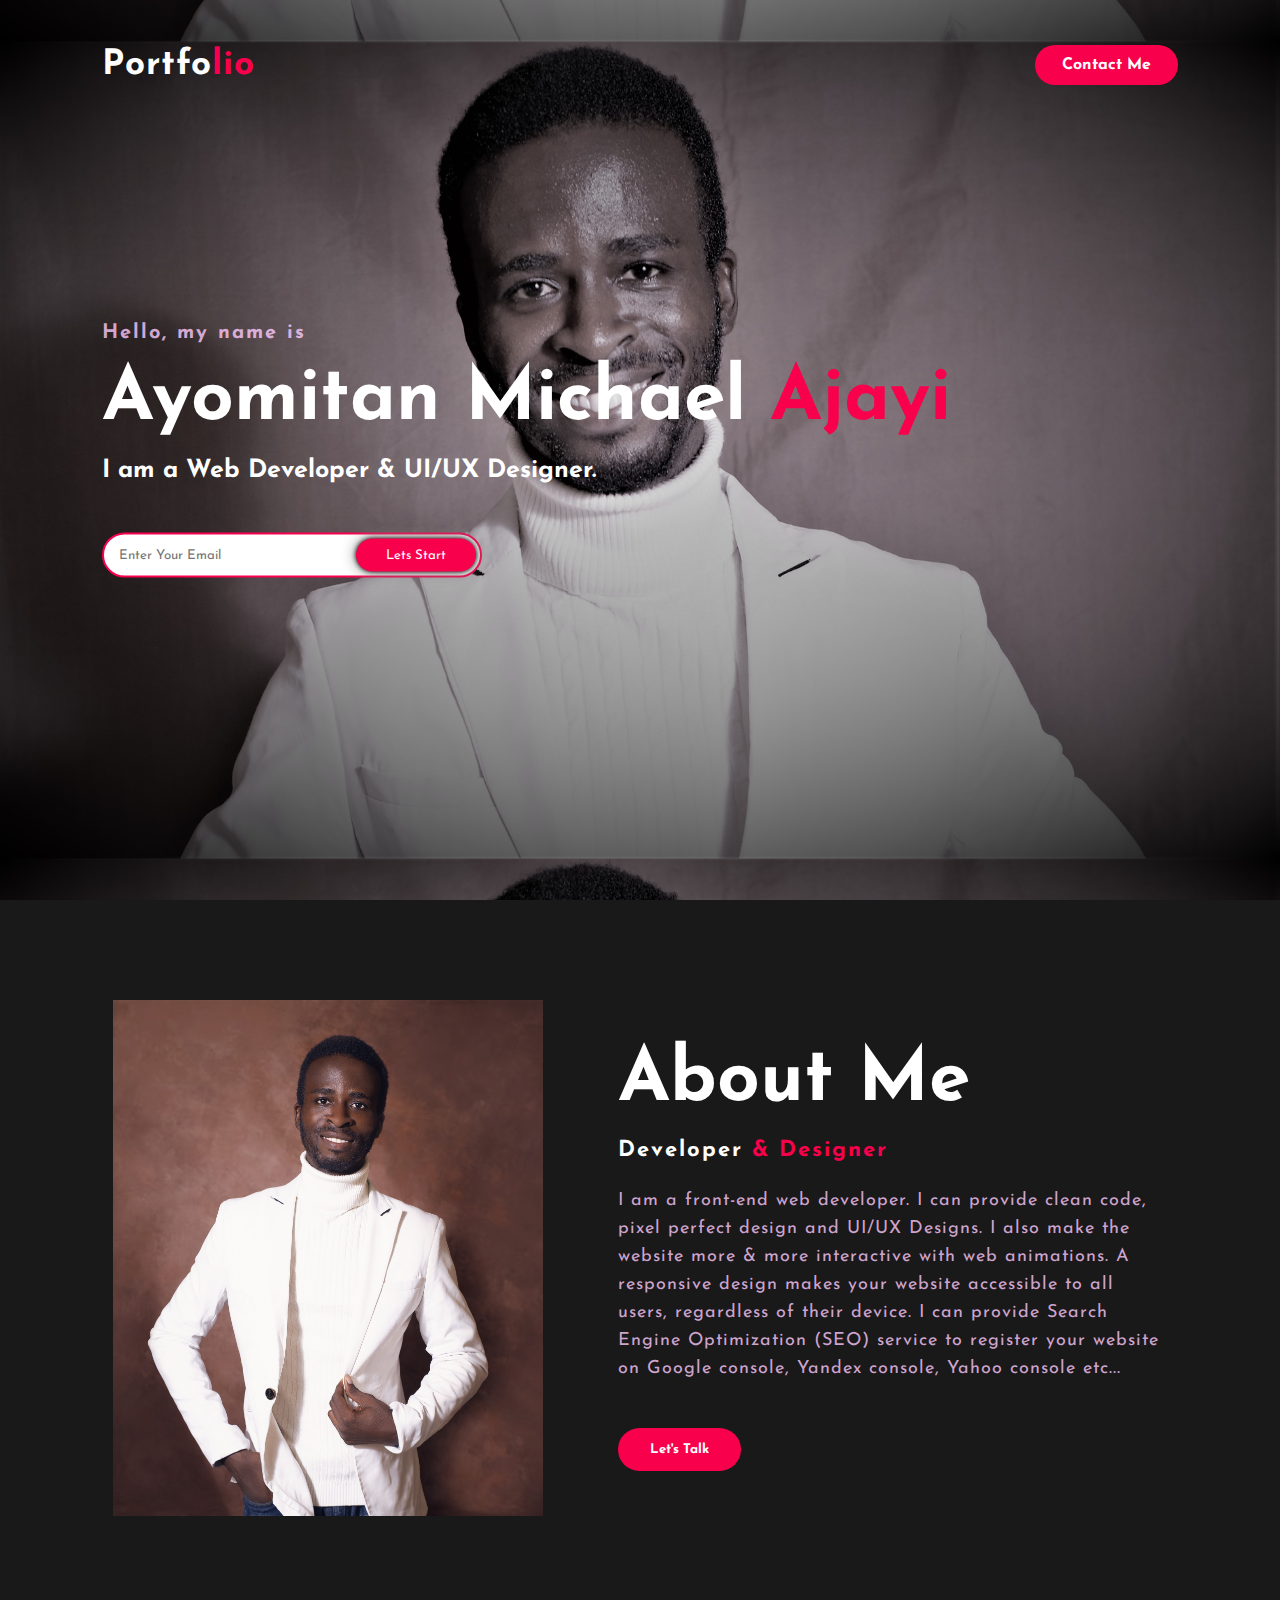
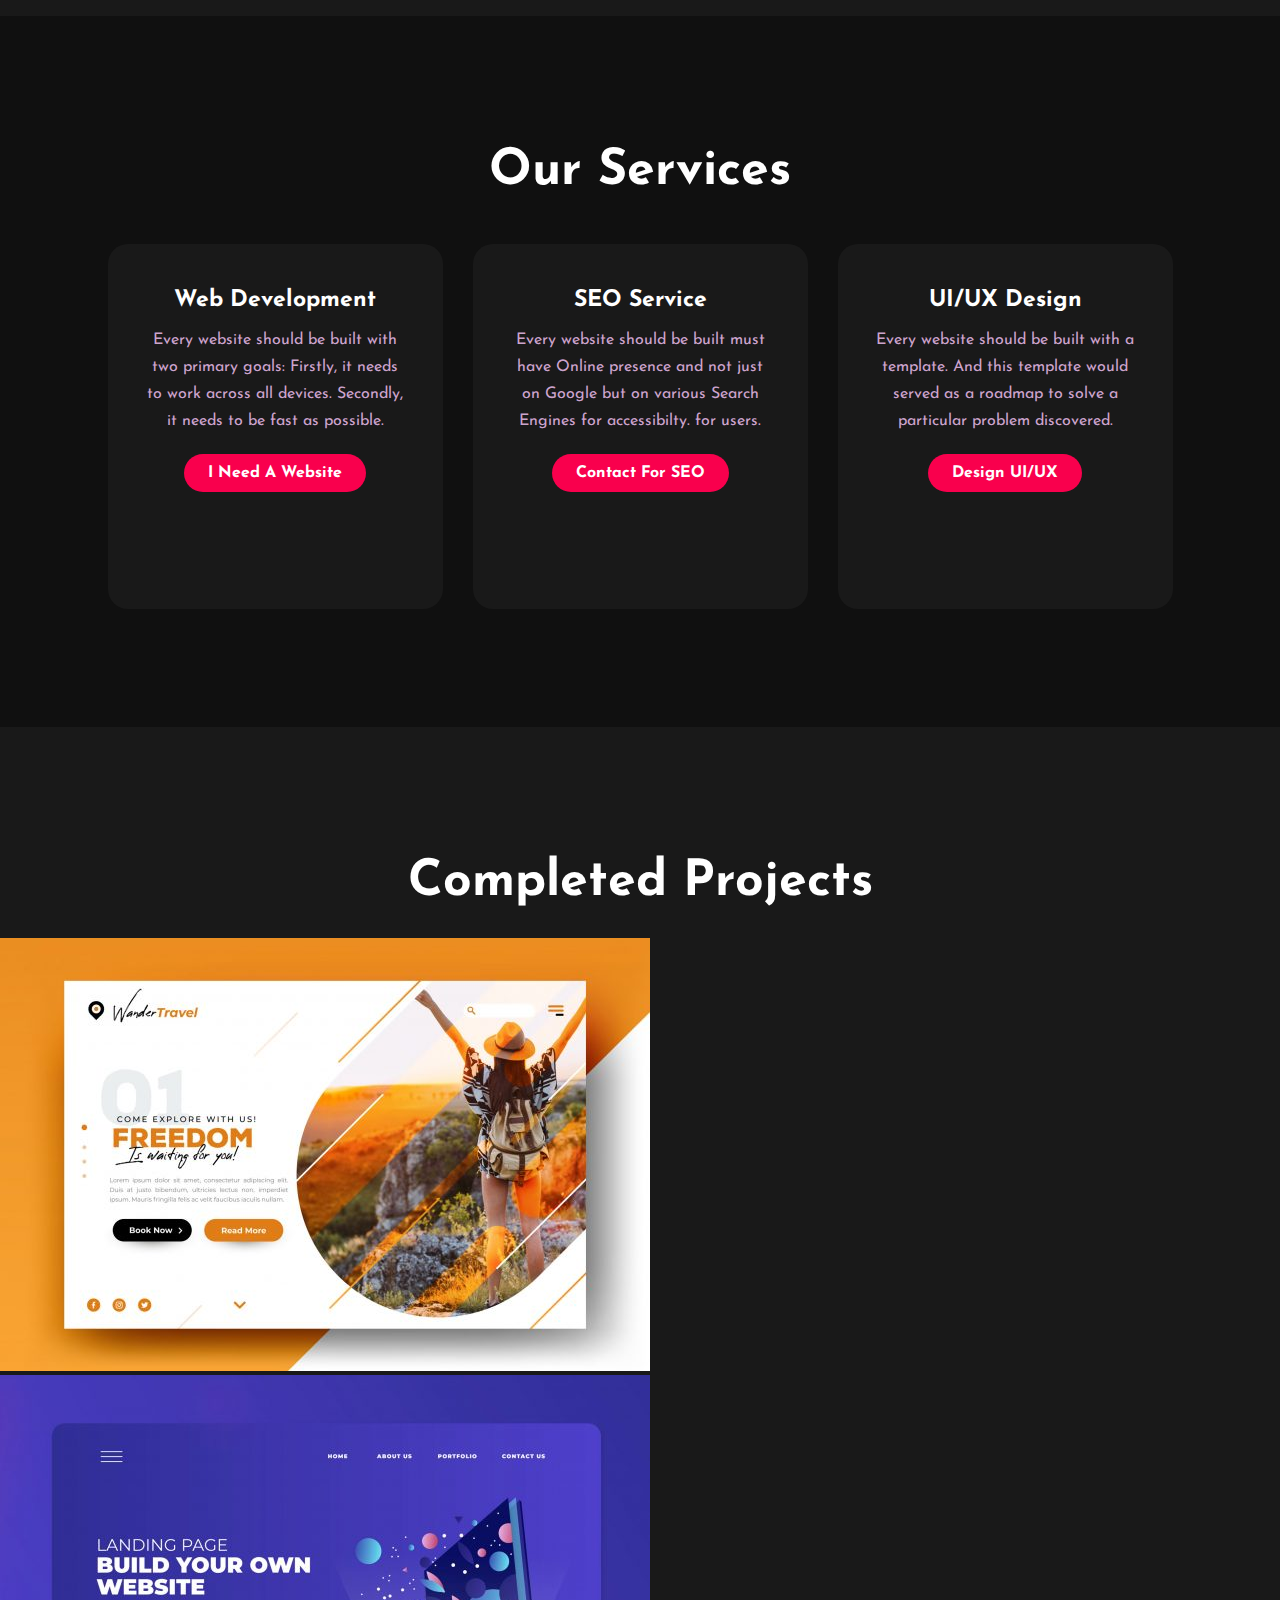
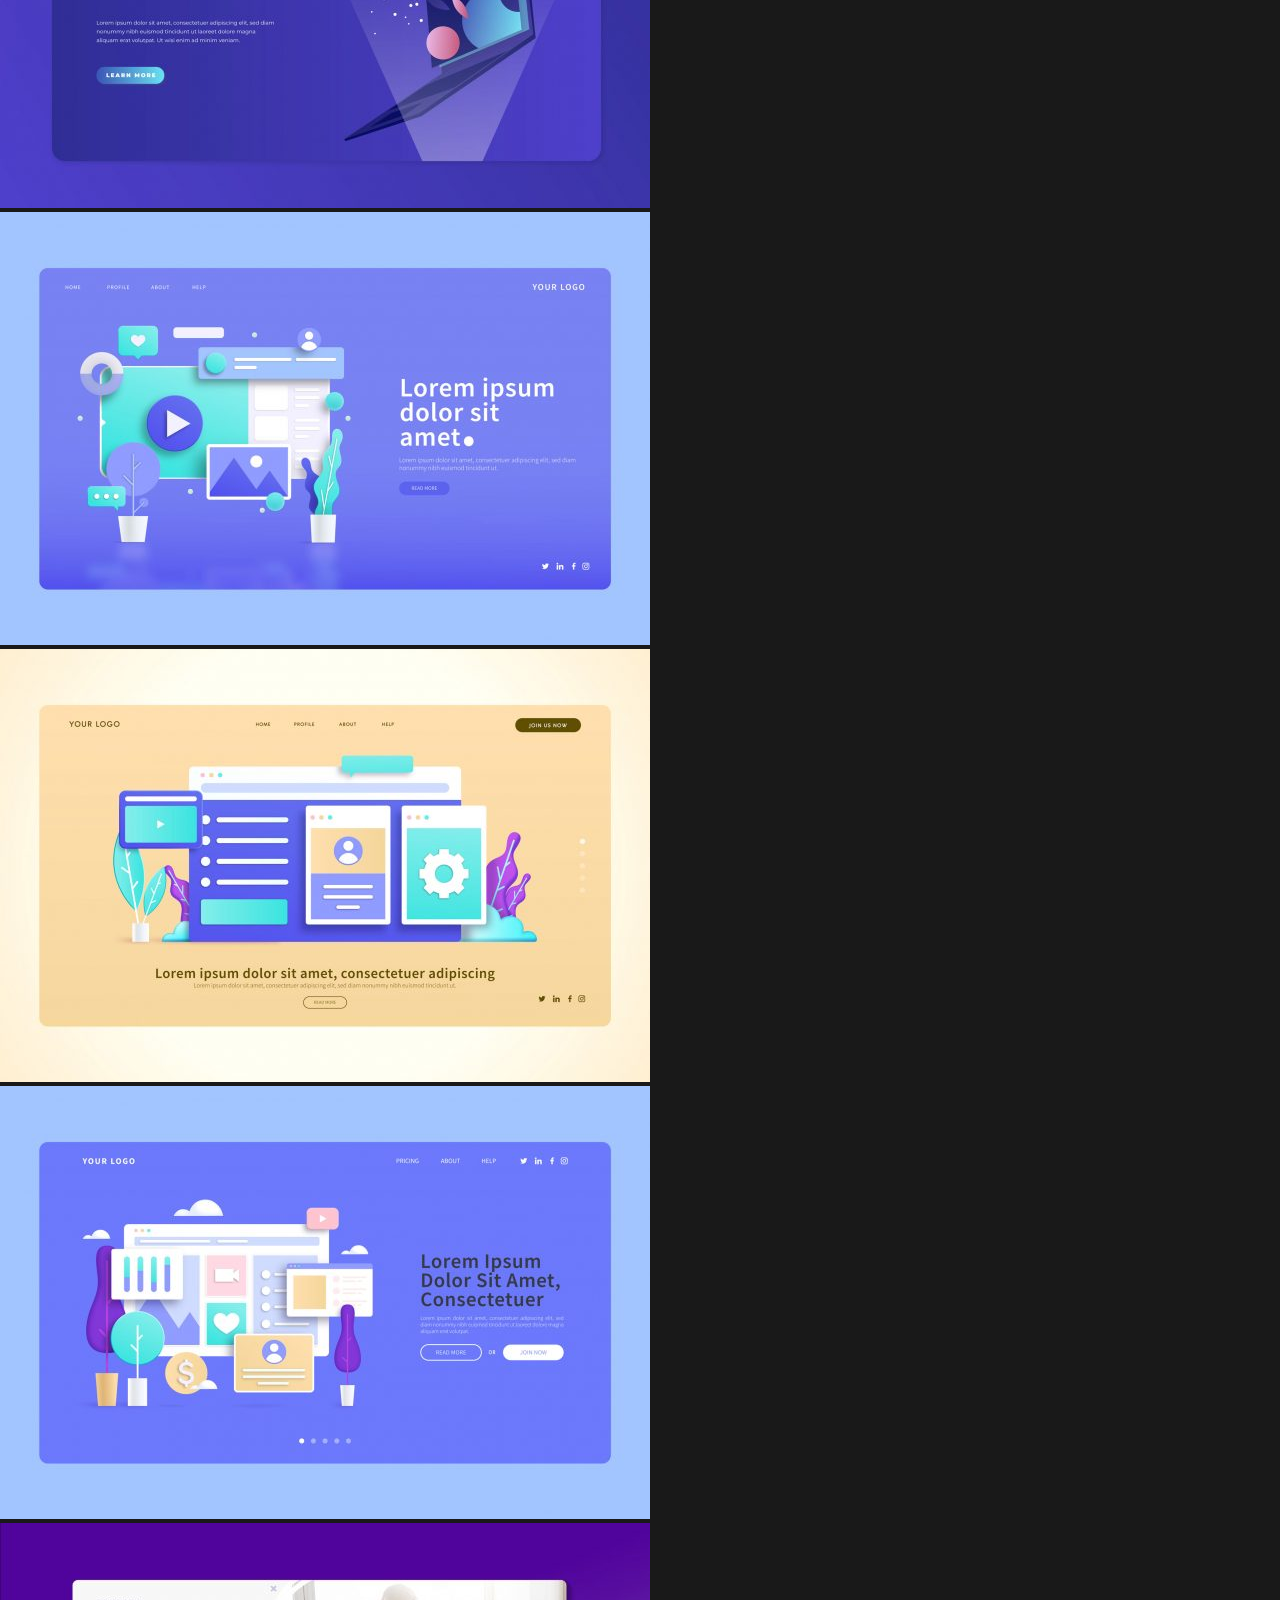
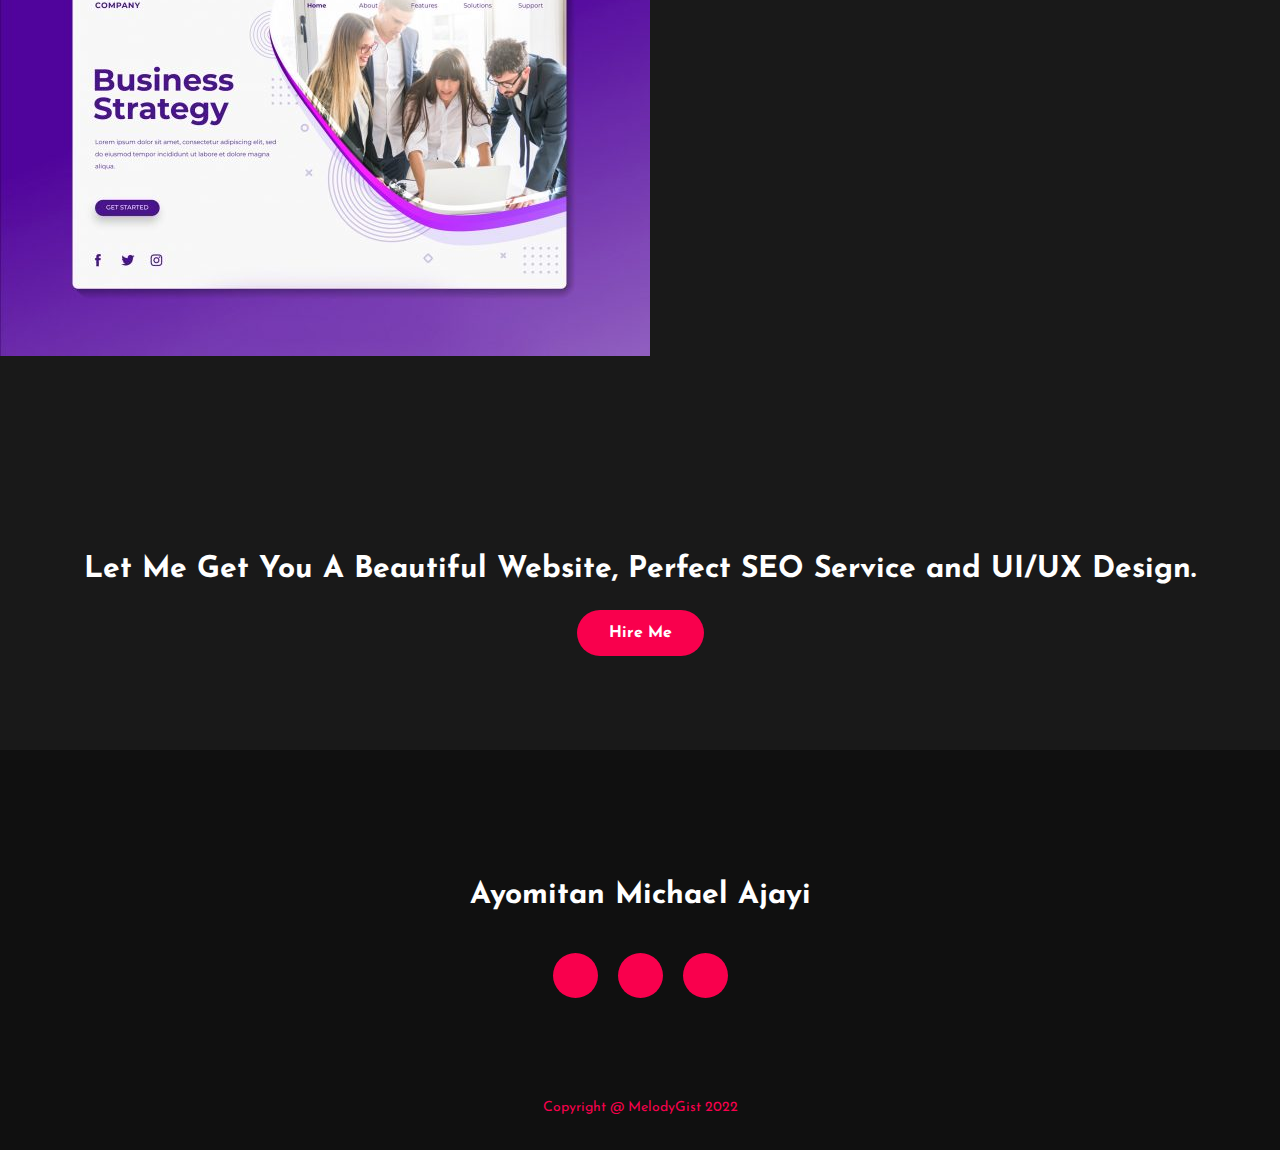
<file: index.html>
<!DOCTYPE html>
<html>
  <head>
    <title>Portfolio website</title>
    <link rel="stylesheet" type="text/css" href="style.css" />
    <link rel="shortcut icon" href="img/earth.png" type="image/x-icon" />

    <link rel="preconnect" href="https://fonts.gstatic.com" />
    <link
      href="https://fonts.googleapis.com/css2?family=Josefin+Sans:ital,wght@0,100;0,200;0,300;0,400;0,500;0,600;0,700;1,100;1,200;1,300;1,400;1,500;1,600;1,700&display=swap"
      rel="stylesheet"
    />

    <link
      rel="stylesheet"
      href="https://cdnjs.cloudflare.com/ajax/libs/font-awesome/5.15.3/css/all.min.css"
      integrity="sha512-iBBXm8fW90+nuLcSKlbmrPcLa0OT92xO1BIsZ+ywDWZCvqsWgccV3gFoRBv0z+8dLJgyAHIhR35VZc2oM/gI1w=="
      crossorigin="anonymous"
      referrerpolicy="no-referrer"
    />
  </head>
  <body>
    <!----hero Section start---->

    <div class="hero">
      <nav>
        <h2 class="logo">Portfo<span>lio</span></h2>

        <a href="https://wa.link/8rqfuf" class="btn">Contact Me</a>
      </nav>

      <div class="content">
        <h4>Hello, my name is</h4>
        <h1>Ayomitan Michael <span>Ajayi</span></h1>
        <h3>I am a Web Developer & UI/UX Designer.</h3>
        <div class="newsletter">
          <form action="https://wa.link/8rqfuf">
            <input
              type="email"
              name="email"
              id="mail"
              placeholder="Enter Your Email"
            />
            <input type="submit" name="submit" value="Lets Start" />
          </form>
        </div>
      </div>
    </div>

    <!----About section start---->
    <section class="about">
      <div class="main">
        <img src="img/main-img.png" />
        <div class="about-text">
          <h2>About Me</h2>
          <h5>Developer <span>& Designer</span></h5>
          <p>
            I am a front-end web developer. I can provide clean code, pixel
            perfect design and UI/UX Designs. I also make the website more &
            more interactive with web animations. A responsive design makes your
            website accessible to all users, regardless of their device. I can
            provide Search Engine Optimization (SEO) service to register your
            website on Google console, Yandex console, Yahoo console etc...
          </p>
          <a class="button-two" href="https://wa.link/8rqfuf"
            ><button type="button">Let's Talk</button></a
          >
        </div>
      </div>
    </section>

    <!-----service section start----------->
    <div class="service">
      <div class="title">
        <h2>Our Services</h2>
      </div>

      <div class="box">
        <div class="card">
          <i class="fas fa-bars"></i>
          <h5>Web Development</h5>
          <div class="pra">
            <p>
              Every website should be built with two primary goals: Firstly, it
              needs to work across all devices. Secondly, it needs to be fast as
              possible.
            </p>

            <p style="text-align: center">
              <a class="button" href="https://wa.link/5mwp1j"
                >I Need A Website</a
              >
            </p>
          </div>
        </div>

        <div class="card">
          <i class="far fa-user"></i>
          <h5>SEO Service</h5>
          <div class="pra">
            <p>
              Every website should be built must have Online presence and not
              just on Google but on various Search Engines for accessibilty. for
              users.
            </p>

            <p style="text-align: center">
              <a class="button" href="https://wa.link/5ulkns"
                >Contact For SEO</a
              >
            </p>
          </div>
        </div>

        <div class="card">
          <i class="far fa-bell"></i>
          <h5>UI/UX Design</h5>
          <div class="pra">
            <p>
              Every website should be built with a template. And this template
              would served as a roadmap to solve a particular problem
              discovered.
            </p>

            <p style="text-align: center">
              <a class="button" href="https://wa.link/fj01fh">Design UI/UX</a>
            </p>
          </div>
        </div>
      </div>
    </div>

    <!------Start Portfolio Me------>
    <div class="portfolio">
      <div class="title">
        <h2>Completed Projects</h2>
      </div>

      <div class="port-box">
        <img src="img/two.jpg" />
      </div>

      <div class="port-box">
        <img src="img/three.jpg" />
      </div>

      <div class="port-box">
        <img src="img/one.jpg" />
      </div>
      <div class="port-box">
        <img src="img/five.jpg" />
      </div>

      <div class="port-box">
        <img src="img/four.jpg" />
      </div>

      <div class="port-box">
        <img src="img/six.jpg" />
      </div>
    </div>

    <!------Contact Me------>
    <div class="contact-me">
      <p>
        Let Me Get You A Beautiful Website, Perfect SEO Service and UI/UX
        Design.
      </p>
      <a class="button-two" href="https://wa.link/fj01fh">Hire Me</a>
    </div>

    <!------footer start--------->
    <footer>
      <p>Ayomitan Michael Ajayi</p>
      <div class="social">
        <a href="https://web.facebook.com/pmikeoftmm"
          ><i class="fab fa-facebook-f"></i
        ></a>
        <a href="https://www.instagram.com/ayomimiketmm/"
          ><i class="fab fa-instagram"></i
        ></a>
        <a href="https://www.twitter.com/mike_ayomi"
          ><i class="fab fa-twitter"></i
        ></a>
      </div>
      <p class="end">Copyright @ MelodyGist 2022</p>
    </footer>
  </body>
</html>
</file>
<file: style.css>
* {
  padding: 0;
  margin: 0;
  font-family: "Josefin Sans", sans-serif;
  box-sizing: border-box;
}
.hero {
  height: 100vh;
  width: 100%;
  background-image: url(img/background.jpg);
  background-size: contain;
  background-position: center;
}
nav {
  display: flex;
  align-items: center;
  justify-content: space-between;
  padding-top: 45px;
  padding-left: 8%;
  padding-right: 8%;
}
.logo {
  color: white;
  font-size: 35px;
  letter-spacing: 1px;
  cursor: pointer;
}
span {
  color: #f9004d;
}
nav ul li {
  list-style-type: none;
  display: inline-block;
  padding: 10px 25px;
}
nav ul li a {
  color: white;
  text-decoration: none;
  font-weight: bold;
  text-transform: capitalize;
}
nav ul li a:hover {
  color: #f9004d;
  transition: 0.4s;
}
.btn {
  background-color: #f9004d;
  color: white;
  text-decoration: none;
  border: 2px solid transparent;
  font-weight: bold;
  padding: 10px 25px;
  border-radius: 30px;
  transition: transform 0.4s;
}
.btn:hover {
  transform: scale(1.2);
}
.content {
  position: absolute;
  top: 50%;
  left: 8%;
  transform: translateY(-50%);
}
h1 {
  color: white;
  margin: 20px 0px 20px;
  font-size: 75px;
}
h3 {
  color: white;
  font-size: 25px;
  margin-bottom: 50px;
}
h4 {
  color: #fcfc;
  letter-spacing: 2px;
  font-size: 20px;
}
.newsletter form {
  width: 380px;
  max-width: 100%;
  position: relative;
}
.newsletter form input:first-child {
  display: inline-block;
  width: 100%;
  padding: 14px 130px 14px 15px;
  border: 2px solid #f9004d;
  outline: none;
  border-radius: 30px;
}
.newsletter form input:last-child {
  position: absolute;
  display: inline-block;
  outline: none;
  border: none;
  padding: 10px 30px;
  border-radius: 30px;
  background-color: #f9004d;
  color: white;
  box-shadow: 0px 0px 5px #000, 0px 0px 15px #858585;
  top: 6px;
  right: 6px;
  cursor: pointer;
}

.about {
  width: 100%;
  padding: 100px 0px;
  background-color: #191919;
}
.about img {
  height: auto;
  width: 430px;
}
.about-text {
  width: 550px;
}
.main {
  width: 1130px;
  max-width: 95%;
  margin: 0 auto;
  display: flex;
  align-items: center;
  justify-content: space-around;
}
.about-text h2 {
  color: white;
  font-size: 75px;
  text-transform: capitalize;
  margin-bottom: 20px;
}
.about-text h5 {
  color: white;
  letter-spacing: 2px;
  font-size: 22px;
  margin-bottom: 25px;
  text-transform: capitalize;
}
.about-text p {
  color: #fcfc;
  letter-spacing: 1px;
  line-height: 28px;
  font-size: 18px;
  margin-bottom: 45px;
}
button {
  background-color: #f9004d;
  color: white;
  text-decoration: none;
  border: 2px solid transparent;
  font-weight: bold;
  padding: 13px 30px;
  border-radius: 30px;
  transition: 0.4s;
}
button:hover {
  background-color: transparent;
  border: 2px solid #f9004d;
  cursor: pointer;
}

.service {
  background: #101010;
  width: 100%;
  padding: 100px 0px;
}
.title h2 {
  color: white;
  font-size: 50px;
  width: 1130px;
  margin: 30px auto;
  text-align: center;
}
.box {
  display: flex;
  justify-content: center;
  align-items: center;
  min-height: 400px;
}
.card {
  height: 365px;
  width: 335px;
  padding: 20px 35px;
  background: #191919;
  border-radius: 20px;
  margin: 15px;
  position: relative;
  overflow: hidden;
  text-align: center;
}
.card i {
  font-size: 50px;
  display: block;
  text-align: center;
  margin: 25px 0px;
  color: #f9004d;
}
h5 {
  color: white;
  font-size: 23px;
  margin-bottom: 15px;
}
.pra p {
  color: #fcfc;
  font-size: 16px;
  line-height: 27px;
  margin-bottom: 25px;
}
.card .button {
  background-color: #f9004d;
  color: white;
  text-decoration: none;
  border: 2px solid transparent;
  font-weight: bold;
  padding: 9px 22px;
  border-radius: 30px;
  transition: 0.4s;
}
.card .button:hover {
  background-color: transparent;
  border: 2px solid #f9004d;
  cursor: pointer;
}

.portfolio {
  background-color: #191919;
  width: 100%;
  padding: 100px 0px;
}
.port-box {
  display: inline-flex;
  justify-content: center;
  align-items: center;
  min-height: 400px;
  cursor: pointer;
  transition: all 0.3s;
}

.contact-me {
  width: 100%;
  height: 290px;
  background: #191919;
  display: flex;
  align-items: center;
  flex-direction: column;
  justify-content: center;
}
.contact-me p {
  color: white;
  font-size: 30px;
  font-weight: bold;
  margin-bottom: 25px;
}
.contact-me .button-two {
  background-color: #f9004d;
  color: white;
  text-decoration: none;
  border: 2px solid transparent;
  font-weight: bold;
  padding: 13px 30px;
  border-radius: 30px;
  transition: 0.4s;
}
.contact-me .button-two:hover {
  background-color: transparent;
  border: 2px solid #f9004d;
  cursor: pointer;
}
footer {
  position: relative;
  width: 100%;
  height: 400px;
  background: #101010;
  display: flex;
  flex-direction: column;
  align-items: center;
  justify-content: center;
}
footer p:nth-child(1) {
  font-size: 30px;
  color: white;
  margin-bottom: 20px;
  font-weight: bold;
}
footer p:nth-child(2) {
  color: white;
  font-size: 17px;
  width: 500px;
  text-align: center;
  line-height: 26px;
}
.social {
  display: flex;
}
.social a {
  width: 45px;
  height: 45px;
  display: flex;
  align-items: center;
  justify-content: center;
  background: #f9004d;
  border-radius: 50%;
  margin: 22px 10px;
  color: white;
  text-decoration: none;
  font-size: 20px;
}
.social a:hover {
  transform: scale(1.3);
  transition: 0.3s;
}
.end {
  position: absolute;
  color: #f9004d;
  bottom: 35px;
  font-size: 14px;
}
</file>
